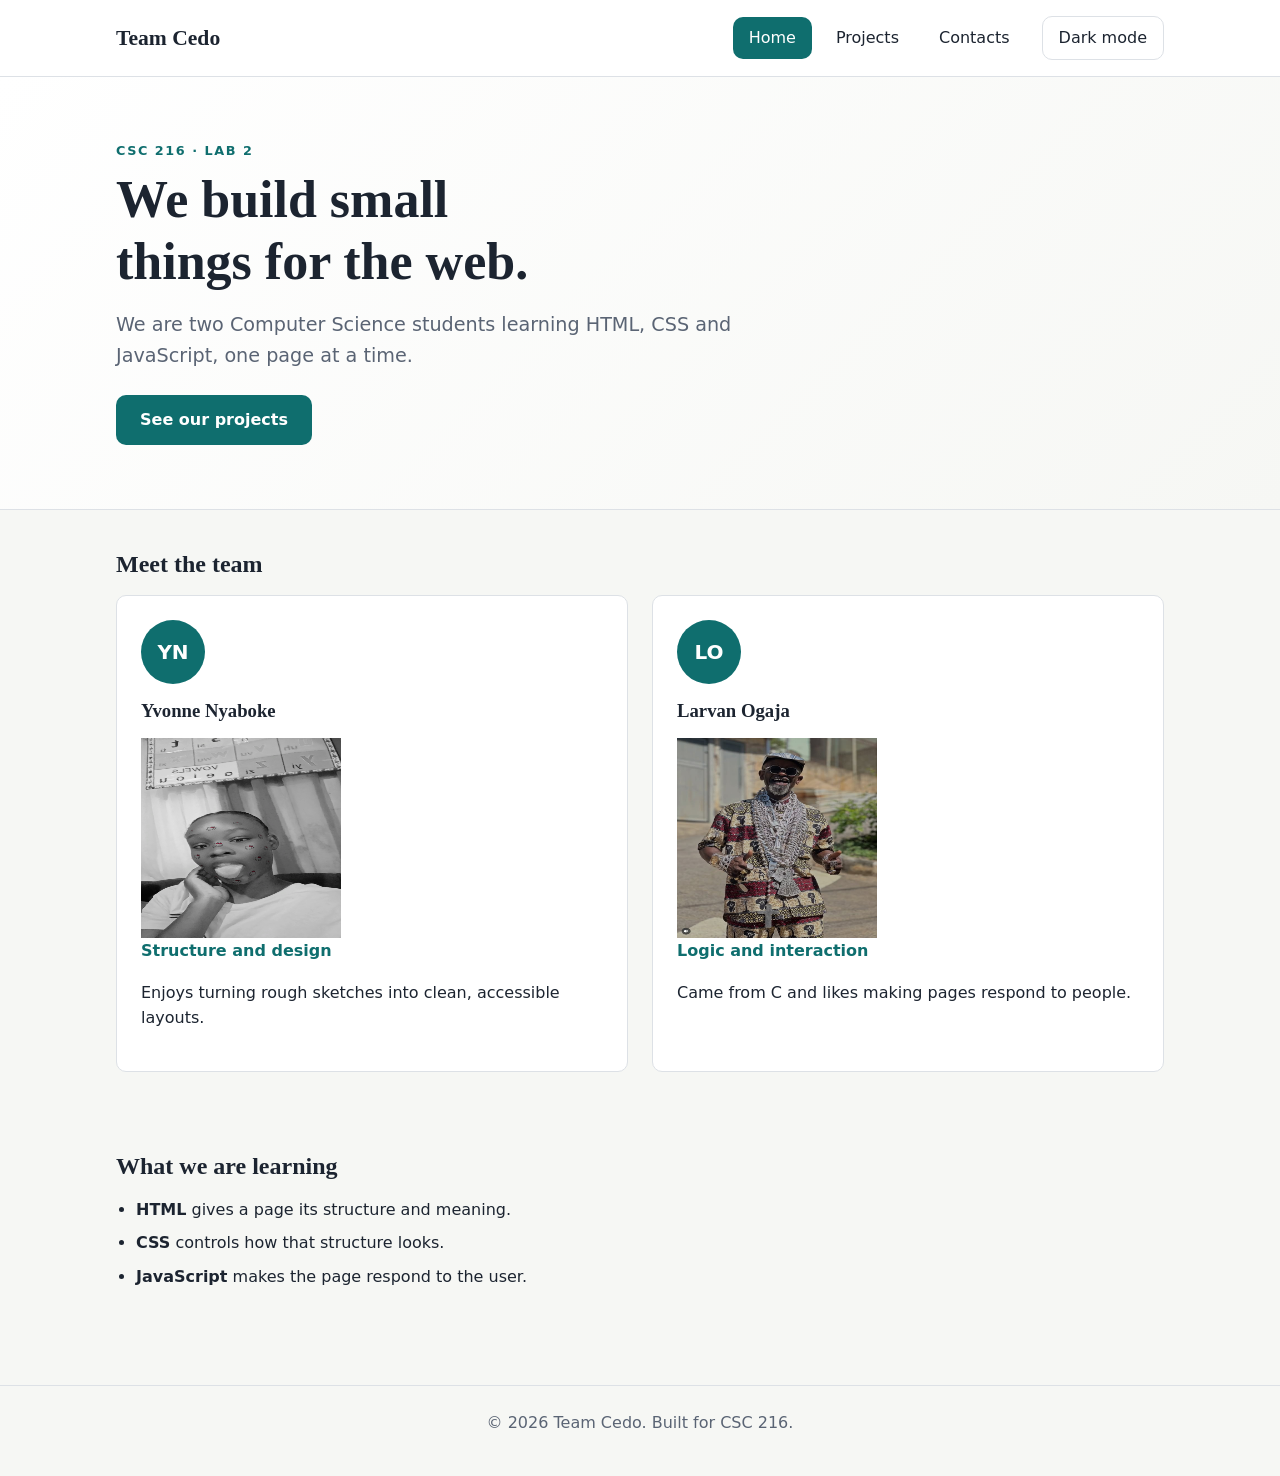
<file: index.html>
<!DOCTYPE html>
<html lang="en">
<head>
  <meta charset="UTF-8">
  <meta name="viewport" content="width=device-width, initial-scale=1.0">
  <meta name="description" content="Team Cedo: a CSC 216 web development pair.">
  <title>Home | Team Cedo</title>
  <link rel="stylesheet" href="styles.css">
  <script src="script.js" defer></script>
</head>
<body>
  <a class="skip-link" href="#main">Skip to main content</a>

  <header class="site-header">
    <div class="container header-inner">
      <a class="logo" href="index.html">Team Cedo</a>
      <button class="nav-toggle" type="button" aria-expanded="false" aria-controls="site-nav">Menu</button>
      <nav id="site-nav" class="site-nav" aria-label="Main">
        <ul>
          <li><a href="index.html" aria-current="page">Home</a></li>
          <li><a href="projects.html">Projects</a></li>
          <li><a href="contacts.html">Contacts</a></li>
        </ul>
      </nav>
      <button class="theme-toggle" type="button" aria-pressed="false">Dark mode</button>
    </div>
  </header>

  <main id="main">
    <section class="hero">
      <div class="container">
        <p class="eyebrow">CSC 216 · Lab 2</p>
        <h1>We build small things for the web.</h1>
        <p class="lead">We are two Computer Science students learning HTML, CSS and JavaScript, one page at a time.</p>
        <a class="button" href="projects.html">See our projects</a>
      </div>
    </section>

    <section class="container section" aria-labelledby="team-heading">
      <h2 id="team-heading">Meet the team</h2>
      <div class="team-grid">
        <article class="card">
          <div class="avatar" aria-hidden="true">YN</div>
          <h3>Yvonne Nyaboke</h3>
          <img src="img/yvonne.jpeg" alt="Yvonne's profile picture" width="200" height="200">
          <p class="role">Structure and design</p>
          <p>Enjoys turning rough sketches into clean, accessible layouts.</p>
        </article>
        <article class="card">
          <div class="avatar" aria-hidden="true">LO
          </div>
          <h3>Larvan Ogaja</h3>
          <img src="img/larvan.jpeg" alt="Larvan's profile picture" width="200" height="200">
          <p class="role">Logic and interaction</p>
          <p>Came from C and likes making pages respond to people.</p>
        </article>
      </div>
    </section>

    <section class="container section" aria-labelledby="learning-heading">
      <h2 id="learning-heading">What we are learning</h2>
      <ul class="skill-list">
        <li><strong>HTML</strong> gives a page its structure and meaning.</li>
        <li><strong>CSS</strong> controls how that structure looks.</li>
        <li><strong>JavaScript</strong> makes the page respond to the user.</li>
      </ul>
    </section>
  </main>

  <footer class="site-footer">
    <div class="container">
      <p>© <span id="year">2026</span> Team Cedo. Built for CSC 216.</p>
    </div>
  </footer>
</body>
</html>
</file>
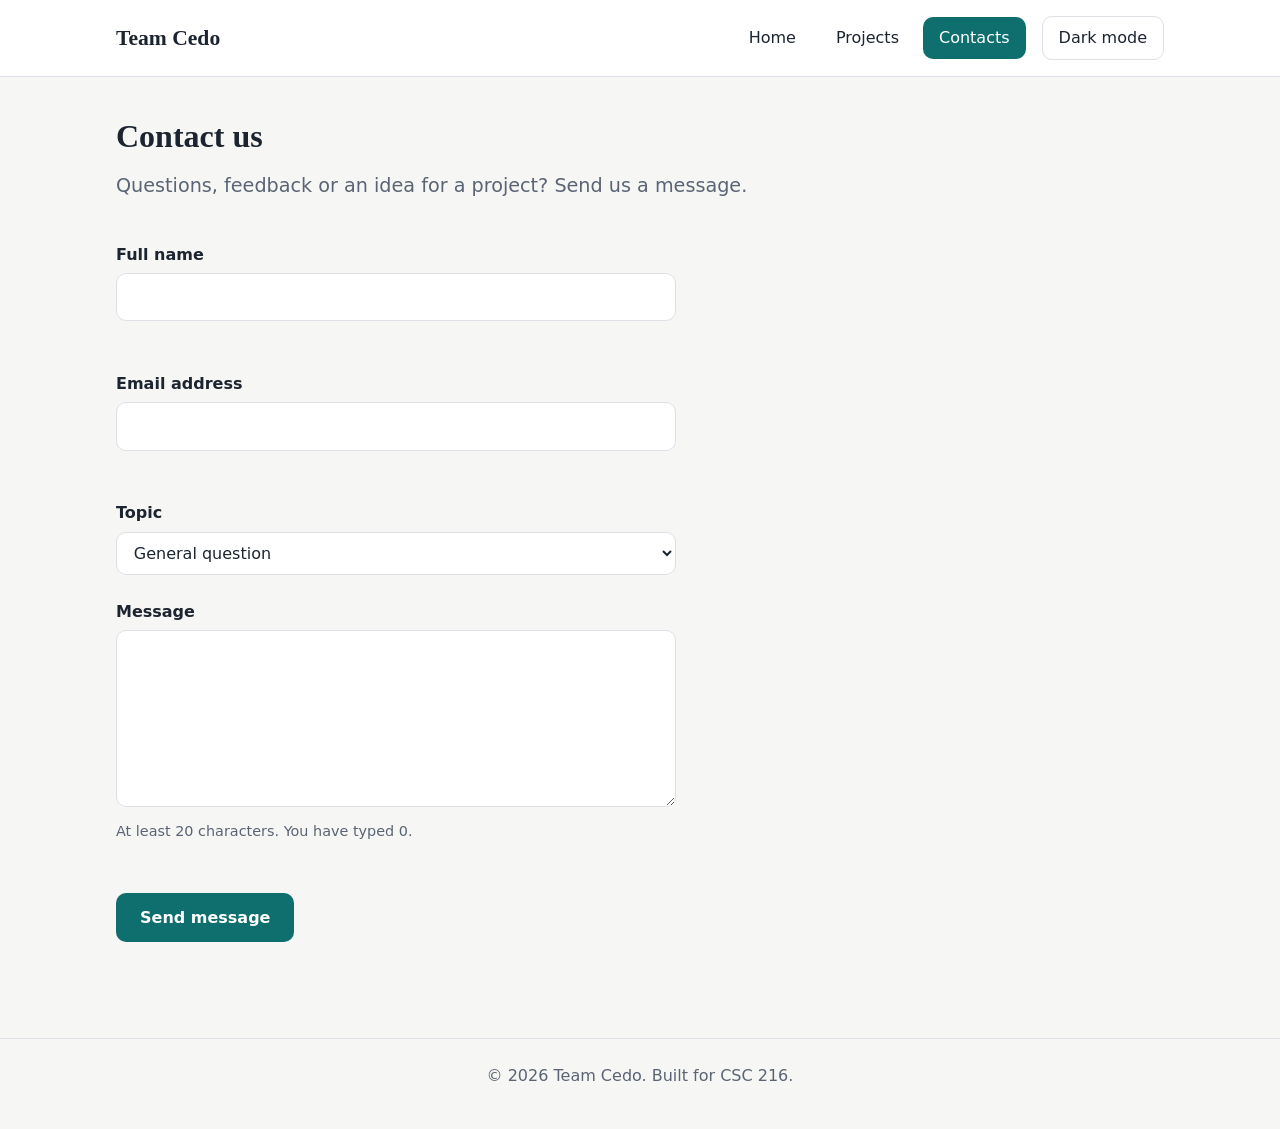
<file: contacts.html>
<!DOCTYPE html>
<html lang="en">
<head>
  <meta charset="UTF-8">
  <meta name="viewport" content="width=device-width, initial-scale=1.0">
  <meta name="description" content="Send a message to Team Cedo.">
  <title>Contacts | Team Cedo</title>
  <link rel="stylesheet" href="styles.css">
  <script src="script.js" defer></script>
</head>
<body>
  <a class="skip-link" href="#main">Skip to main content</a>

  <header class="site-header">
    <div class="container header-inner">
      <a class="logo" href="index.html">Team Cedo</a>
      <button class="nav-toggle" type="button" aria-expanded="false" aria-controls="site-nav">Menu</button>
      <nav id="site-nav" class="site-nav" aria-label="Main">
        <ul>
          <li><a href="index.html">Home</a></li>
          <li><a href="projects.html">Projects</a></li>
          <li><a href="contacts.html" aria-current="page">Contacts</a></li>
        </ul>
      </nav>
      <button class="theme-toggle" type="button" aria-pressed="false">Dark mode</button>
    </div>
  </header>

  <main id="main" class="container">
    <header class="page-header">
      <h1>Contact us</h1>
      <p class="lead">Questions, feedback or an idea for a project? Send us a message.</p>
    </header>

    <form id="contact-form" class="contact-form" novalidate>
      <div class="field">
        <label for="name">Full name</label>
        <input type="text" id="name" name="name" autocomplete="name" required aria-describedby="name-error">
        <p class="error" id="name-error"></p>
      </div>

      <div class="field">
        <label for="email">Email address</label>
        <input type="email" id="email" name="email" autocomplete="email" required aria-describedby="email-error">
        <p class="error" id="email-error"></p>
      </div>

      <div class="field">
        <label for="topic">Topic</label>
        <select id="topic" name="topic">
          <option value="general">General question</option>
          <option value="collaboration">Collaboration</option>
          <option value="feedback">Feedback on our site</option>
        </select>
      </div>

      <div class="field">
        <label for="message">Message</label>
        <textarea id="message" name="message" rows="6" required minlength="20" aria-describedby="message-hint message-error"></textarea>
        <p class="hint" id="message-hint">At least 20 characters. You have typed <span id="char-count">0</span>.</p>
        <p class="error" id="message-error"></p>
      </div>

      <button class="button" type="submit">Send message</button>
      <p id="form-status" class="form-status" role="status"></p>
    </form>
  </main>

  <footer class="site-footer">
    <div class="container">
      <p>© <span id="year">2026</span> Team Cedo. Built for CSC 216.</p>
    </div>
  </footer>
</body>
</html>
</file>
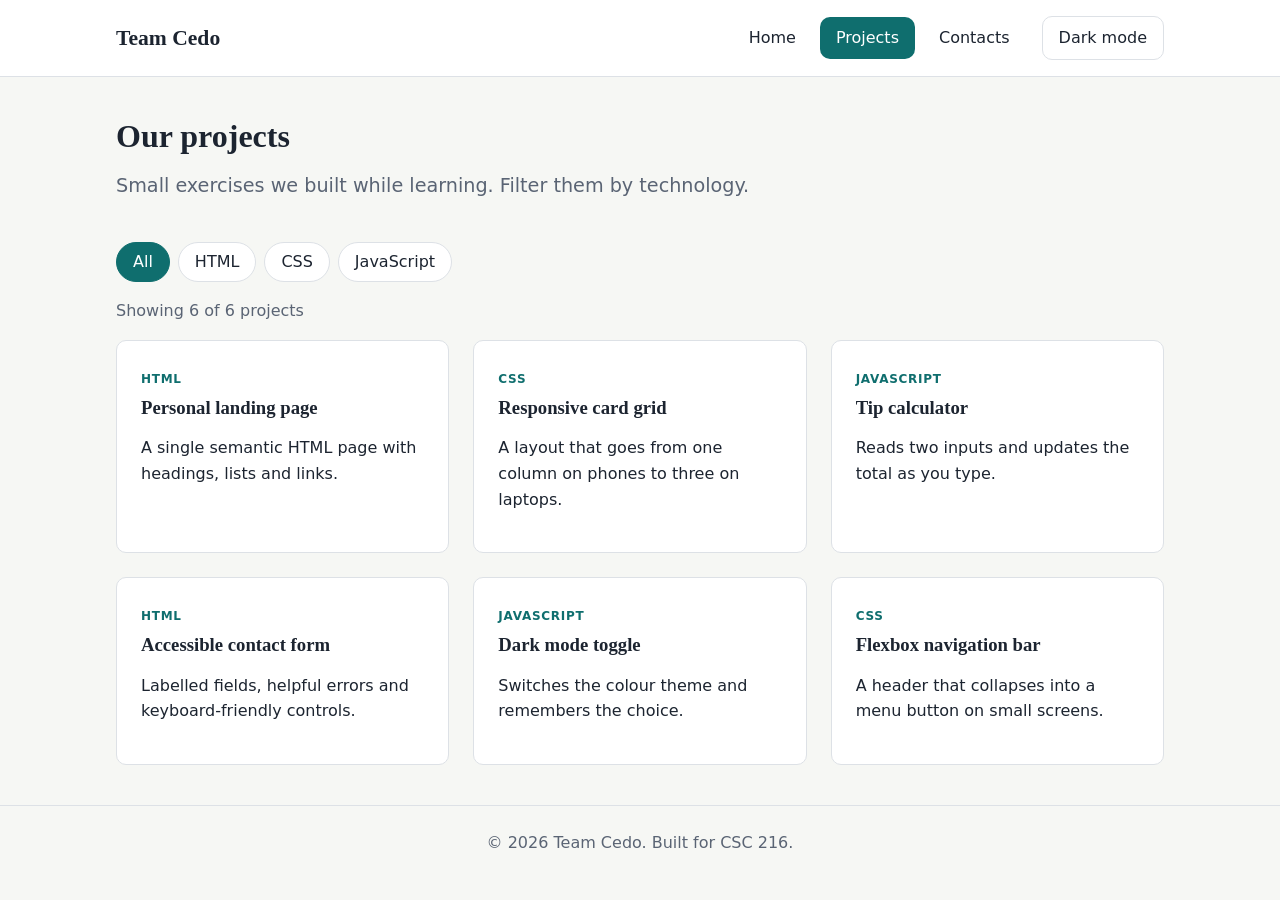
<file: projects.html>
<!DOCTYPE html>
<html lang="en">
<head>
  <meta charset="UTF-8">
  <meta name="viewport" content="width=device-width, initial-scale=1.0">
  <meta name="description" content="Projects built by Team Byte while learning web development.">
  <title>Projects | Team Cedo</title>
  <link rel="stylesheet" href="styles.css">
  <script src="script.js" defer></script>
</head>
<body>
  <a class="skip-link" href="#main">Skip to main content</a>

  <header class="site-header">
    <div class="container header-inner">
      <a class="logo" href="index.html">Team Cedo</a>
      <button class="nav-toggle" type="button" aria-expanded="false" aria-controls="site-nav">Menu</button>
      <nav id="site-nav" class="site-nav" aria-label="Main">
        <ul>
          <li><a href="index.html">Home</a></li>
          <li><a href="projects.html" aria-current="page">Projects</a></li>
          <li><a href="contacts.html">Contacts</a></li>
        </ul>
      </nav>
      <button class="theme-toggle" type="button" aria-pressed="false">Dark mode</button>
    </div>
  </header>

  <main id="main" class="container">
    <header class="page-header">
      <h1>Our projects</h1>
      <p class="lead">Small exercises we built while learning. Filter them by technology.</p>
    </header>

    <div class="filters" role="group" aria-label="Filter projects by technology">
      <button class="filter-btn" type="button" data-filter="all" aria-pressed="true">All</button>
      <button class="filter-btn" type="button" data-filter="html" aria-pressed="false">HTML</button>
      <button class="filter-btn" type="button" data-filter="css" aria-pressed="false">CSS</button>
      <button class="filter-btn" type="button" data-filter="js" aria-pressed="false">JavaScript</button>
    </div>

    <p id="project-count" class="project-count" aria-live="polite"></p>
    <div id="project-list" class="project-grid"></div>

    <noscript>
      <p>Turn on JavaScript to see the project list.</p>
    </noscript>
  </main>

  <footer class="site-footer">
    <div class="container">
      <p>© <span id="year">2026</span> Team Cedo. Built for CSC 216.</p>
    </div>
  </footer>
</body>
</html>
</file>
<file: styles.css>
/* =====================================================
   Team website stylesheet (CSC 216, Lab 2)
   One file styles every page on the site.
   ===================================================== */

/* ---------- 1. Design tokens ---------- */
:root {
  --color-bg: #f6f7f4;
  --color-surface: #ffffff;
  --color-text: #1c2430;
  --color-muted: #5a6474;
  --color-primary: #0f6e6e;
  --color-primary-dark: #0a5050;
  --color-on-primary: #ffffff;
  --color-border: #dde1e6;
  --color-error: #b3261e;
  --color-success: #1e7b3a;

  --font-body: system-ui, -apple-system, "Segoe UI", Roboto, Arial, sans-serif;
  --font-heading: Georgia, "Times New Roman", serif;

  --space-1: 0.5rem;
  --space-2: 1rem;
  --space-3: 1.5rem;
  --space-4: 2.5rem;
  --space-5: 4rem;

  --radius: 10px;
  --max-width: 1080px;
}

body.dark {
  --color-bg: #11161d;
  --color-surface: #1a212b;
  --color-text: #e7ebf0;
  --color-muted: #a2abb9;
  --color-primary: #4fc1c1;
  --color-primary-dark: #83d8d8;
  --color-on-primary: #0b1f1f;
  --color-border: #2b3340;
  --color-error: #ff8a80;
  --color-success: #7ddc97;
  color-scheme: dark;
}
/* ---------- 2. Base and reset ---------- */
*,
*::before,
*::after {
  box-sizing: border-box;
}

body {
  margin: 0;
  font-family: var(--font-body);
  font-size: 1rem;
  line-height: 1.6;
  color: var(--color-text);
  background-color: var(--color-bg);
  transition: background-color 0.3s ease, color 0.3s ease;
}

h1,
h2,
h3 {
  font-family: var(--font-heading);
  line-height: 1.2;
  margin: 0 0 var(--space-2);
}

p {
  margin: 0 0 var(--space-2);
}

a {
  color: var(--color-primary);
}

a:hover {
  color: var(--color-primary-dark);
}

img {
  max-width: 100%;
  display: block;
}

:focus-visible {
  outline: 3px solid var(--color-primary);
  outline-offset: 3px;
}
/* ---------- 3. Layout helpers ---------- */
.container {
  width: 100%;
  max-width: var(--max-width);
  margin-inline: auto;
  padding-inline: var(--space-2);
}

.section {
  padding-block: var(--space-4);
}

.skip-link {
  position: absolute;
  top: -4rem;
  left: var(--space-2);
  z-index: 100;
  padding: var(--space-1) var(--space-2);
  border-radius: var(--radius);
  background-color: var(--color-primary);
  color: var(--color-on-primary);
}

.skip-link:focus {
  top: var(--space-2);
}

/* ---------- 4. Header and navigation ---------- */
.site-header {
  position: sticky;
  top: 0;
  z-index: 10;
  background-color: var(--color-surface);
  border-bottom: 1px solid var(--color-border);
}

.header-inner {
  display: flex;
  flex-wrap: wrap;
  align-items: center;
  gap: var(--space-2);
  padding-block: var(--space-2);
}

.logo {
  margin-right: auto;
  font-family: var(--font-heading);
  font-size: 1.35rem;
  font-weight: 700;
  color: var(--color-text);
  text-decoration: none;
}

.site-nav ul {
  display: flex;
  gap: var(--space-1);
  margin: 0;
  padding: 0;
  list-style: none;
}

.site-nav a {
  display: block;
  padding: var(--space-1) var(--space-2);
  border-radius: var(--radius);
  color: var(--color-text);
  font-weight: 500;
  text-decoration: none;
}

.site-nav a:hover {
  background-color: var(--color-bg);
}

.site-nav a[aria-current="page"] {
  background-color: var(--color-primary);
  color: var(--color-on-primary);
}

.nav-toggle,
.theme-toggle {
  padding: var(--space-1) var(--space-2);
  border: 1px solid var(--color-border);
  border-radius: var(--radius);
  background-color: transparent;
  color: var(--color-text);
  font: inherit;
  cursor: pointer;
}

.theme-toggle[aria-pressed="true"] {
  border-color: var(--color-primary);
  color: var(--color-primary);
}

.nav-toggle {
  display: none;
}

/* ---------- 5. Buttons and hero ---------- */
.button {
  display: inline-block;
  padding: 0.75rem 1.5rem;
  border: none;
  border-radius: var(--radius);
  background-color: var(--color-primary);
  color: var(--color-on-primary);
  font: inherit;
  font-weight: 600;
  text-decoration: none;
  cursor: pointer;
  transition: background-color 0.2s ease, transform 0.2s ease;
}

.button:hover {
  background-color: var(--color-primary-dark);
  color: var(--color-on-primary);
  transform: translateY(-2px);
}

.hero {
  padding-block: var(--space-5);
  background: linear-gradient(135deg, var(--color-surface), var(--color-bg));
  border-bottom: 1px solid var(--color-border);
}

.hero h1 {
  max-width: 18ch;
  font-size: clamp(2rem, 5vw, 3.25rem);
}

.eyebrow {
  margin-bottom: var(--space-1);
  color: var(--color-primary);
  font-size: 0.8rem;
  font-weight: 700;
  letter-spacing: 0.12em;
  text-transform: uppercase;
}

.lead {
  max-width: 55ch;
  margin-bottom: var(--space-3);
  color: var(--color-muted);
  font-size: 1.2rem;
}

.page-header {
  padding-block: var(--space-4) var(--space-2);
}

/* ---------- 6. Cards and grids ---------- */
.team-grid,
.project-grid {
  display: grid;
  grid-template-columns: repeat(auto-fit, minmax(260px, 1fr));
  gap: var(--space-3);
}

.card {
  padding: var(--space-3);
  border: 1px solid var(--color-border);
  border-radius: var(--radius);
  background-color: var(--color-surface);
}

.avatar {
  display: grid;
  place-items: center;
  width: 64px;
  height: 64px;
  margin-bottom: var(--space-2);
  border-radius: 50%;
  background-color: var(--color-primary);
  color: var(--color-on-primary);
  font-size: 1.25rem;
  font-weight: 700;
}

.role {
  color: var(--color-primary);
  font-weight: 600;
}

.skill-list {
  padding-left: 1.25rem;
}

.skill-list li {
  margin-bottom: var(--space-1);
}

/* ---------- 7. Projects page ---------- */
.filters {
  display: flex;
  flex-wrap: wrap;
  gap: var(--space-1);
  margin-bottom: var(--space-2);
}

.filter-btn {
  padding: 0.4rem 1rem;
  border: 1px solid var(--color-border);
  border-radius: 999px;
  background-color: var(--color-surface);
  color: var(--color-text);
  font: inherit;
  cursor: pointer;
}

.filter-btn[aria-pressed="true"] {
  border-color: var(--color-primary);
  background-color: var(--color-primary);
  color: var(--color-on-primary);
}

.project-count {
  color: var(--color-muted);
}

.tag {
  display: inline-block;
  margin-bottom: var(--space-1);
  color: var(--color-primary);
  font-size: 0.75rem;
  font-weight: 700;
  letter-spacing: 0.06em;
  text-transform: uppercase;
}

/* ---------- 8. Contact form ---------- */
.contact-form {
  max-width: 560px;
  padding-bottom: var(--space-4);
}

.field {
  margin-bottom: var(--space-3);
}

label {
  display: block;
  margin-bottom: 0.35rem;
  font-weight: 600;
}

input,
select,
textarea {
  width: 100%;
  padding: 0.65rem 0.8rem;
  border: 1px solid var(--color-border);
  border-radius: var(--radius);
  background-color: var(--color-surface);
  color: var(--color-text);
  font: inherit;
}

input:focus,
select:focus,
textarea:focus {
  border-color: var(--color-primary);
}

input[aria-invalid="true"],
textarea[aria-invalid="true"] {
  border-color: var(--color-error);
}

.hint,
.error {
  margin: 0.35rem 0 0;
  font-size: 0.9rem;
}

.hint {
  color: var(--color-muted);
}

.error {
  min-height: 1.4em;
  color: var(--color-error);
}

.form-status {
  margin-top: var(--space-2);
  color: var(--color-success);
  font-weight: 600;
}

/* ---------- 9. Footer ---------- */
.site-footer {
  margin-top: var(--space-4);
  padding-block: var(--space-3);
  border-top: 1px solid var(--color-border);
  color: var(--color-muted);
  text-align: center;
}

/* ---------- 10. Small screens ---------- */
@media (max-width: 700px) {
  .nav-toggle {
    display: inline-block;
  }

  .site-nav {
    display: none;
    order: 3;
    width: 100%;
  }

  .site-nav.open {
    display: block;
  }

  .site-nav ul {
    flex-direction: column;
  }

  .section {
    padding-block: var(--space-3);
  }
}

/* ---------- 11. Respect reduced-motion preferences ---------- */
@media (prefers-reduced-motion: reduce) {
  *,
  *::before,
  *::after {
    transition: none !important;
  }
}
</file>
